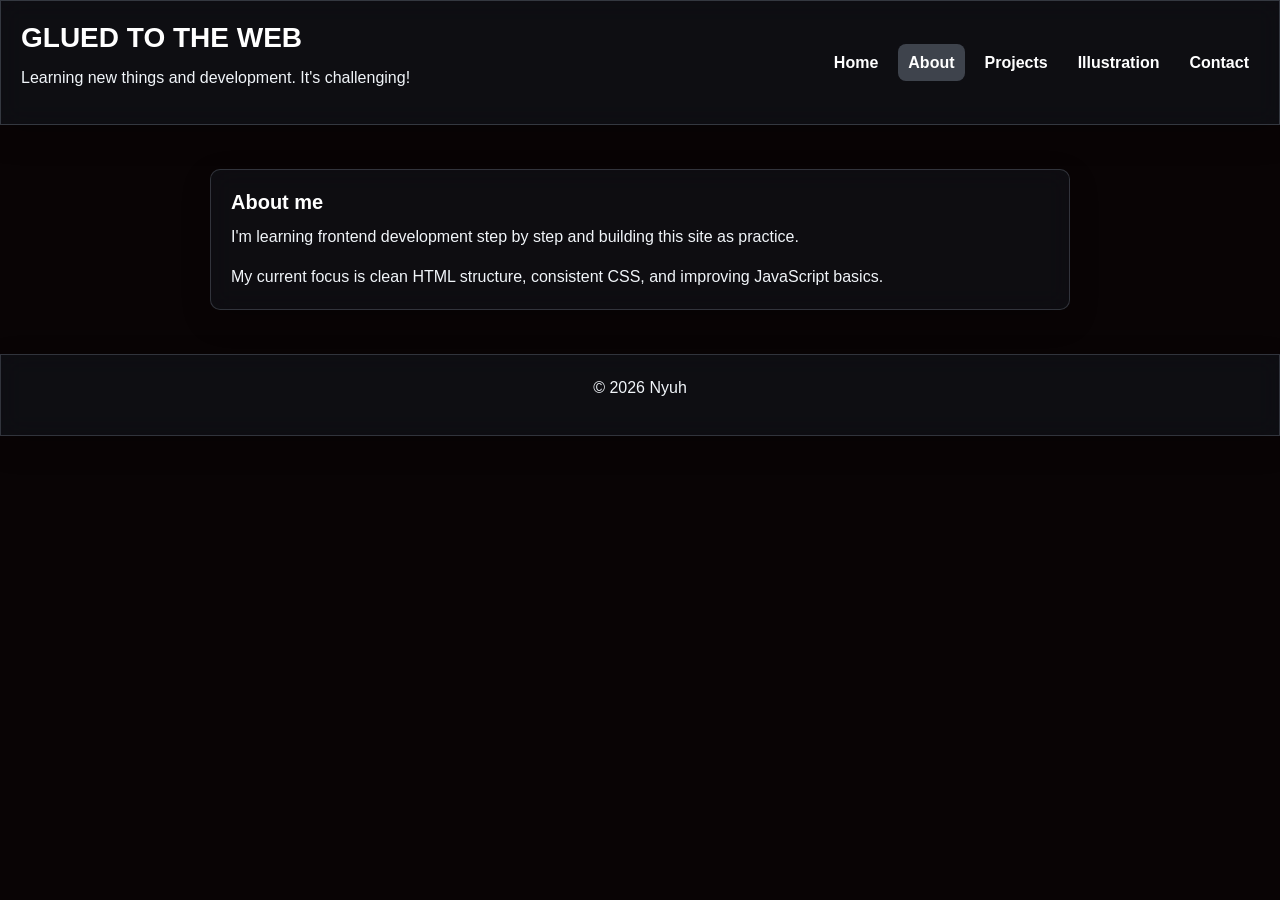
<file: about.html>
<!DOCTYPE html>
<html lang="en">
<head>
  <meta charset="UTF-8" />
  <meta name="viewport" content="width=device-width, initial-scale=1.0" />
  <title>First Website - About</title>
  <link rel="stylesheet" href="styles.css" />
</head>
<body>
  <header>
    <div>
      <h1>GLUED TO THE WEB</h1>
      <p>Learning new things and development. It's challenging!</p>
    </div>

    <button class="nav-toggle" type="button" aria-expanded="false" aria-controls="site-nav">
      Menu
    </button>

    <nav id="site-nav">
      <a href="index.html">Home</a>
      <a class="active" href="about.html">About</a>
      <a href="projects.html">Projects</a>
      <a href="illustration.html">Illustration</a>
      <a href="contact.html">Contact</a>
    </nav>
  </header>

  <main>
    <section>
      <h2>About me</h2>
      <p>
        I'm learning frontend development step by step and building this site as practice.
      </p>
      <p>
        My current focus is clean HTML structure, consistent CSS, and improving JavaScript basics.
      </p>
    </section>
  </main>

  <footer>
    <p>&copy; <span id="year"></span> Nyuh</p>
  </footer>

  <script src="script.js" defer></script>
</body>
</html>
</file>
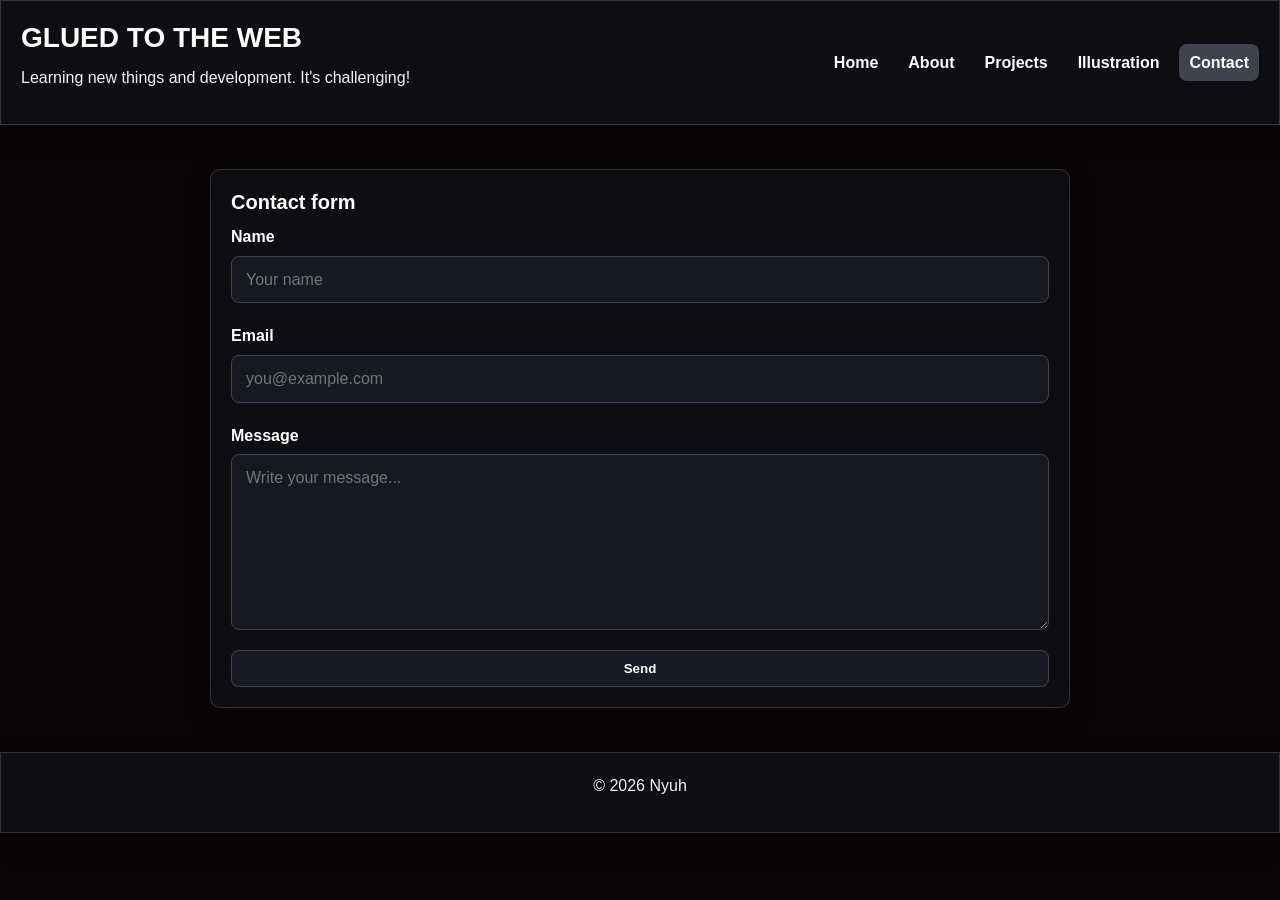
<file: contact.html>
<!DOCTYPE html>
<html lang="en">
<head>
  <meta charset="UTF-8" />
  <meta name="viewport" content="width=device-width, initial-scale=1.0" />
  <title>First Website - Contact</title>
  <link rel="stylesheet" href="styles.css" />
</head>
<body>
  <header>
    <div>
      <h1>GLUED TO THE WEB</h1>
      <p>Learning new things and development. It's challenging!</p>
    </div>

    <button class="nav-toggle" type="button" aria-expanded="false" aria-controls="site-nav">
      Menu
    </button>

    <nav id="site-nav">
      <a href="index.html">Home</a>
      <a href="about.html">About</a>
      <a href="projects.html">Projects</a>
      <a href="illustration.html">Illustration</a>
      <a class="active" href="contact.html">Contact</a>
    </nav>
  </header>

  <main>
    <section>
      <h2>Contact form</h2>

      <form class="form" action="#" method="post">
        <div class="field">
          <label for="name">Name</label>
          <input id="name" name="name" type="text" placeholder="Your name" required />
        </div>

        <div class="field">
          <label for="email">Email</label>
          <input id="email" name="email" type="email" placeholder="you@example.com" required />
        </div>

        <div class="field">
          <label for="message">Message</label>
          <textarea id="message" name="message" rows="6" placeholder="Write your message..." required></textarea>
        </div>

        <button class="btn" type="submit">Send</button>
      </form>
    </section>
  </main>

  <footer>
    <p>&copy; <span id="year"></span> Nyuh</p>
  </footer>

  <script src="script.js" defer></script>
</body>
</html>
</file>
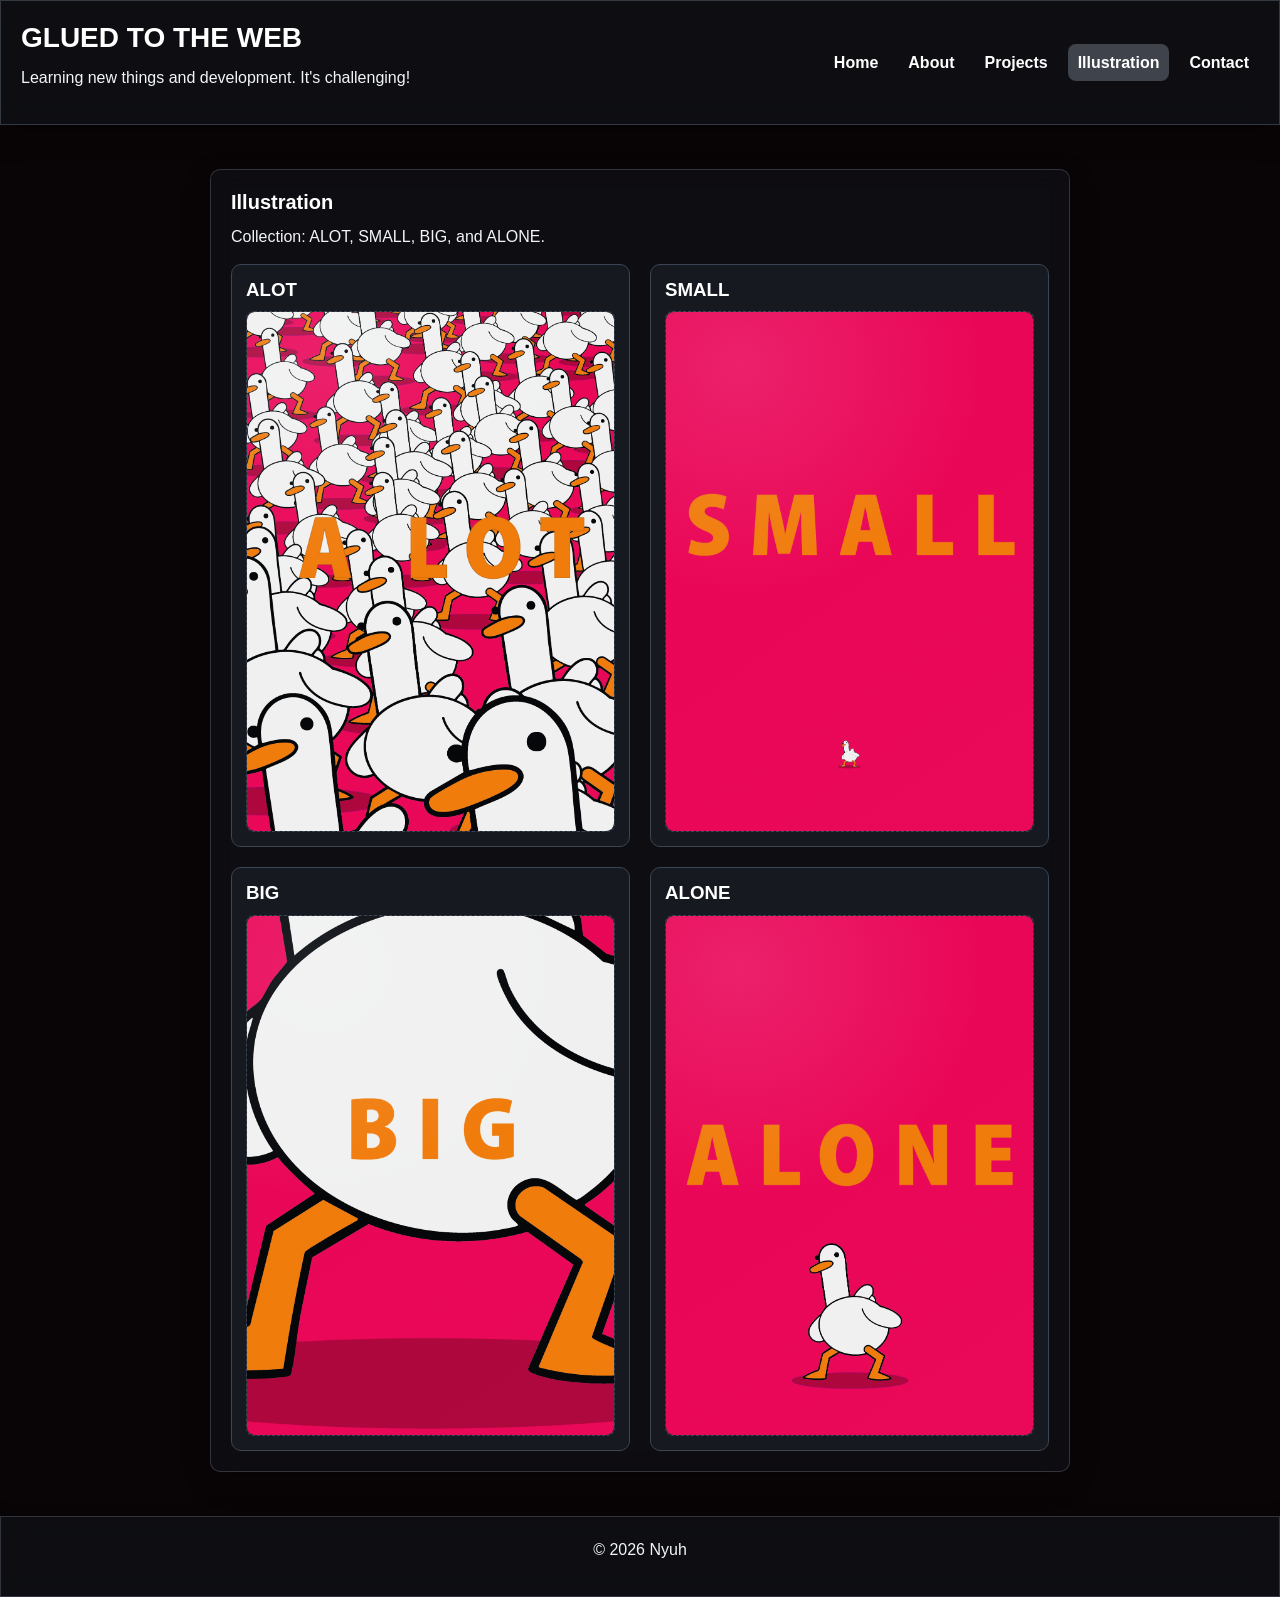
<file: illustration.html>
<!DOCTYPE html>
<html lang="en">
<head>
  <meta charset="UTF-8" />
  <meta name="viewport" content="width=device-width, initial-scale=1.0" />
  <title>First Website - Illustration</title>
  <link rel="stylesheet" href="styles.css" />
</head>
<body>
  <header>
    <div>
      <h1>GLUED TO THE WEB</h1>
      <p>Learning new things and development. It's challenging!</p>
    </div>

    <button class="nav-toggle" type="button" aria-expanded="false" aria-controls="site-nav">
      Menu
    </button>

    <nav id="site-nav">
      <a href="index.html">Home</a>
      <a href="about.html">About</a>
      <a href="projects.html">Projects</a>
      <a class="active" href="illustration.html">Illustration</a>
      <a href="contact.html">Contact</a>
    </nav>
  </header>

  <main>
    <section>
      <h2>Illustration</h2>
      <p>Collection: ALOT, SMALL, BIG, and ALONE.</p>

      <div class="illustration-grid" aria-label="Illustration gallery">
        <article class="illustration-card">
          <h3>ALOT</h3>
          <div class="image-slot">
            <img src="images/ALOT2.jpg" alt="Illustration ALOT" loading="lazy" />
          </div>
        </article>

        <article class="illustration-card">
          <h3>SMALL</h3>
          <div class="image-slot">
            <img src="images/SMALL.jpg" alt="Illustration SMALL" loading="lazy" />
          </div>
        </article>

        <article class="illustration-card">
          <h3>BIG</h3>
          <div class="image-slot">
            <img src="images/BIG3.jpg" alt="Illustration BIG" loading="lazy" />
          </div>
        </article>

        <article class="illustration-card">
          <h3>ALONE</h3>
          <div class="image-slot">
            <img src="images/ALONE%2011.jpg" alt="Illustration ALONE" loading="lazy" />
          </div>
        </article>
      </div>
    </section>
  </main>

  <footer>
    <p>&copy; <span id="year"></span> Nyuh</p>
  </footer>

  <script src="script.js" defer></script>
</body>
</html>
</file>
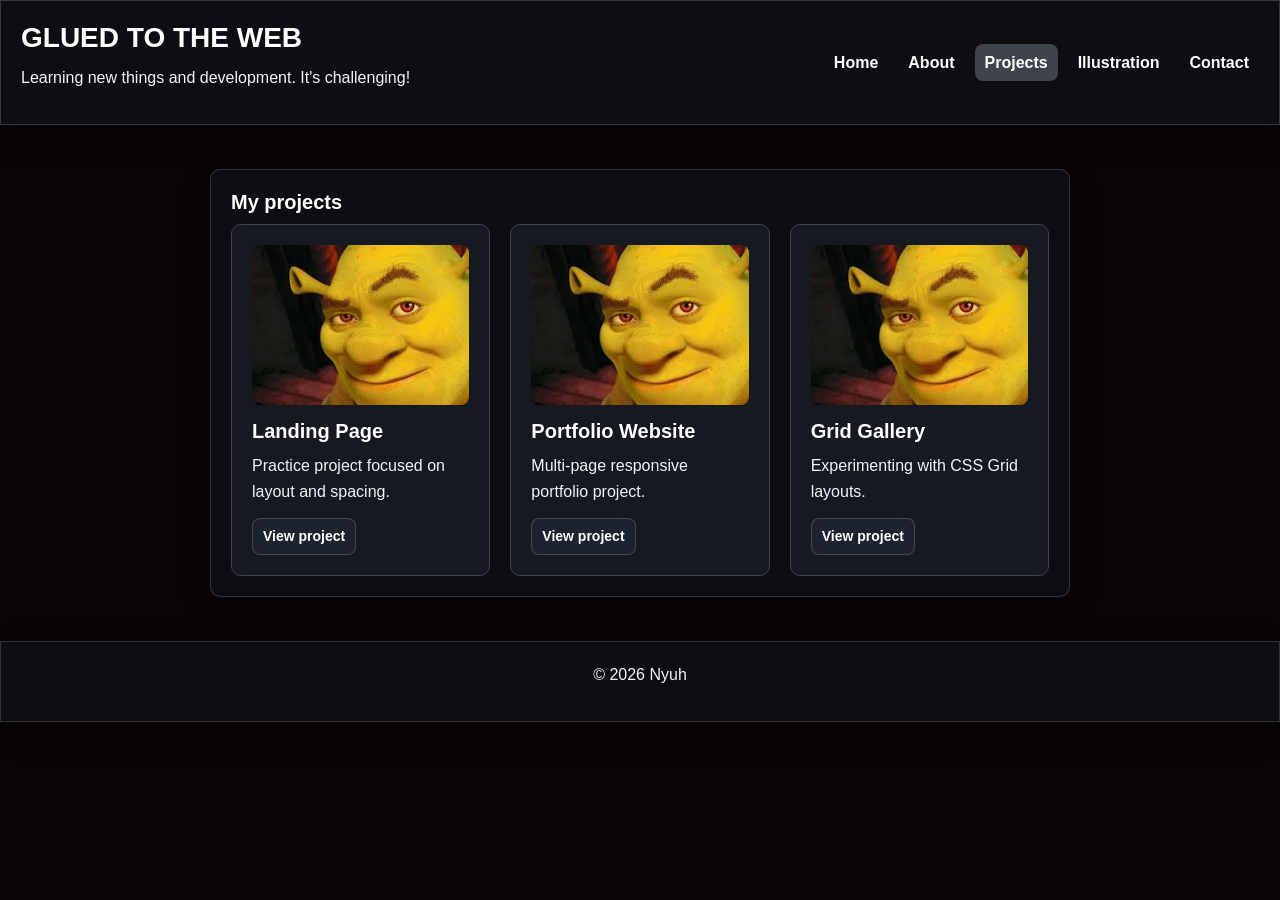
<file: projects.html>
<!DOCTYPE html>
<html lang="en">
<head>
  <meta charset="UTF-8" />
  <meta name="viewport" content="width=device-width, initial-scale=1.0" />
  <title>First Website - Projects</title>
  <link rel="stylesheet" href="styles.css" />
</head>
<body>
  <header>
    <div>
      <h1>GLUED TO THE WEB</h1>
      <p>Learning new things and development. It's challenging!</p>
    </div>

    <button class="nav-toggle" type="button" aria-expanded="false" aria-controls="site-nav">
      Menu
    </button>

    <nav id="site-nav">
      <a href="index.html">Home</a>
      <a href="about.html">About</a>
      <a class="active" href="projects.html">Projects</a>
      <a href="illustration.html">Illustration</a>
      <a href="contact.html">Contact</a>
    </nav>
  </header>

  <main>
    <section>
      <h2>My projects</h2>

      <div class="project-grid">
        <article class="project-card">
          <img src="images/testpourwebsite.jpg" alt="Project preview" />
          <h3>Landing Page</h3>
          <p>Practice project focused on layout and spacing.</p>
          <a class="btn btn-small" href="#">View project</a>
        </article>

        <article class="project-card">
          <img src="images/testpourwebsite.jpg" alt="Project preview" />
          <h3>Portfolio Website</h3>
          <p>Multi-page responsive portfolio project.</p>
          <a class="btn btn-small" href="#">View project</a>
        </article>

        <article class="project-card">
          <img src="images/testpourwebsite.jpg" alt="Project preview" />
          <h3>Grid Gallery</h3>
          <p>Experimenting with CSS Grid layouts.</p>
          <a class="btn btn-small" href="#">View project</a>
        </article>
      </div>
    </section>
  </main>

  <footer>
    <p>&copy; <span id="year"></span> Nyuh</p>
  </footer>

  <script src="script.js" defer></script>
</body>
</html>
</file>
<file: styles.css>
/* Base reset */
*,
*::before,
*::after {
  box-sizing: border-box;
}

:root {
  --bg: #0f1319;
  --text: #ffffff;
  --muted: #f1f5f9;
  --surface: #1a212b;
  --surface-2: #242d39;
  --border: #3b4553;
  --header-bg: #1a212b;
  --header-fg: #ffffff;
  --link: #c7d6eb;
  --glass-dark: rgba(36, 44, 56, 0.42);

  --radius: 10px;
  --radius-sm: 8px;

  --s-1: 6px;
  --s-2: 10px;
  --s-3: 14px;
  --s-4: 20px;
  --s-5: 30px;
  --s-6: 44px;

  --fs-1: 14px;
  --fs-2: 16px;
  --fs-3: 20px;
  --fs-4: 28px;

  --content: 900px;
}

body {
  margin: 0;
  font-family: Arial, sans-serif;
  font-size: var(--fs-2);
  line-height: 1.6;
  color: var(--text);
  background: #090405;
}

#pastel-bg {
  position: fixed;
  inset: 0;
  z-index: 0;
  display: none;
  pointer-events: none;
  overflow: hidden;
  background: #090405;
}

#pastel-bg::before,
#pastel-bg::after {
  content: "";
  position: absolute;
  inset: -25% -40%;
  background:
    radial-gradient(50% 50% at 50% 50%, rgba(44, 10, 14, 0.88) 0%, rgba(24, 7, 9, 0.8) 42%, rgba(9, 4, 5, 0) 72%),
    radial-gradient(30% 35% at 20% 55%, rgba(146, 36, 52, 0.28) 0%, rgba(146, 36, 52, 0) 70%),
    radial-gradient(30% 35% at 78% 45%, rgba(108, 22, 34, 0.32) 0%, rgba(108, 22, 34, 0) 70%),
    radial-gradient(28% 32% at 62% 74%, rgba(72, 14, 23, 0.26) 0%, rgba(72, 14, 23, 0) 70%);
  animation: pastel-wave 52s linear infinite;
}

#pastel-bg::after {
  opacity: 0.6;
  filter: blur(22px);
  animation-duration: 72s;
}

@keyframes pastel-wave {
  from {
    transform: translateX(10%);
  }
  to {
    transform: translateX(-10%);
  }
}

#normal-stars {
  position: fixed;
  inset: 0;
  z-index: 1;
  pointer-events: none;
  overflow: hidden;
}

#shooting-stars {
  position: fixed;
  inset: 0;
  z-index: 2;
  pointer-events: none;
  overflow: hidden;
}

#nebula-bg {
  position: fixed;
  inset: 0;
  z-index: 2;
  display: none;
  pointer-events: none;
  overflow: hidden;
  mix-blend-mode: screen;
  opacity: 0.42;
}

#nebula-bg::before,
#nebula-bg::after {
  content: "";
  position: absolute;
  inset: -22%;
  background:
    radial-gradient(42% 38% at 30% 48%, rgba(183, 44, 66, 0.34) 0%, rgba(183, 44, 66, 0) 74%),
    radial-gradient(40% 35% at 68% 44%, rgba(139, 26, 44, 0.3) 0%, rgba(139, 26, 44, 0) 72%),
    radial-gradient(36% 34% at 56% 70%, rgba(98, 18, 31, 0.26) 0%, rgba(98, 18, 31, 0) 70%);
  filter: blur(24px);
  animation: nebula-drift 80s ease-in-out infinite alternate;
}

#nebula-bg::after {
  opacity: 0.75;
  transform: scale(1.12);
  animation-duration: 110s;
  animation-direction: alternate-reverse;
}

@keyframes nebula-drift {
  0% {
    transform: translate3d(4%, -2%, 0) scale(1);
  }
  100% {
    transform: translate3d(-6%, 3%, 0) scale(1.08);
  }
}

.normal-star {
  --star-size: 1.2px;
  --twinkle-duration: 4s;
  --twinkle-delay: 0s;
  position: absolute;
  width: var(--star-size);
  height: var(--star-size);
  border-radius: 50%;
  background: rgba(255, 255, 255, 0.95);
  box-shadow: 0 0 6px rgba(255, 255, 255, 0.45);
  animation: star-twinkle var(--twinkle-duration) ease-in-out infinite;
  animation-delay: var(--twinkle-delay);
}

@keyframes star-twinkle {
  0%, 100% {
    transform: scale(1);
    opacity: 0.28;
  }
  50% {
    transform: scale(1.35);
    opacity: 1;
  }
}

.shooting-star {
  --star-x: 0px;
  --star-y: 0px;
  --star-rotate: -0.42rad;
  position: absolute;
  display: block;
  height: 2px;
  border-radius: 999px;
  background:
    linear-gradient(90deg, rgba(255, 255, 255, 0.08), rgba(255, 255, 255, 0.95));
  box-shadow: 0 0 8px rgba(255, 255, 255, 0.35);
  transform: translate3d(var(--star-x), var(--star-y), 0) rotate(var(--star-rotate));
  transform-origin: left center;
}

#helmet-bg {
  position: fixed;
  inset: 0;
  z-index: 4;
  pointer-events: auto;
  overflow: hidden;
}

#helmet-bg canvas {
  display: block;
  width: 100%;
  height: 100%;
}

h1,
h2,
h3 {
  margin: 0 0 var(--s-2);
  line-height: 1.2;
}

h1 {
  font-size: var(--fs-4);
}

h2 {
  font-size: var(--fs-3);
}

p {
  margin: 0 0 var(--s-3);
  color: var(--muted);
}

a {
  color: inherit;
}

img {
  display: block;
  max-width: 100%;
  height: auto;
  border-radius: var(--radius-sm);
}

/* Header + nav */
header {
  position: relative;
  z-index: 5;
  display: flex;
  justify-content: space-between;
  align-items: center;
  gap: var(--s-4);
  padding: var(--s-4);
  color: var(--header-fg);
  background: rgba(19, 24, 32, 0.5);
  border: 1px solid rgba(177, 191, 211, 0.24);
  box-shadow: 0 10px 30px rgba(0, 0, 0, 0.2);
  backdrop-filter: blur(12px) saturate(135%);
  -webkit-backdrop-filter: blur(12px) saturate(135%);
}

header > div {
  max-width: 640px;
}

#site-nav {
  display: flex;
  flex-wrap: wrap;
  gap: var(--s-2);
}

#site-nav a {
  display: inline-block;
  padding: var(--s-1) var(--s-2);
  border-radius: var(--radius-sm);
  font-weight: 700;
  text-decoration: none;
  color: var(--header-fg);
}

#site-nav a:hover,
#site-nav a:focus-visible {
  background: rgba(177, 191, 211, 0.2);
  outline: none;
}

#site-nav a.active {
  background: rgba(177, 191, 211, 0.3);
}

.nav-toggle {
  display: none;
  padding: var(--s-1) var(--s-2);
  border: 1px solid rgba(177, 191, 211, 0.38);
  border-radius: var(--radius-sm);
  background: transparent;
  color: var(--header-fg);
  font: inherit;
  font-weight: 700;
  cursor: pointer;
}

.nav-toggle:hover,
.nav-toggle:focus-visible {
  background: rgba(177, 191, 211, 0.2);
  outline: none;
}

/* Layout */
main {
  position: relative;
  z-index: 5;
  max-width: var(--content);
  margin: var(--s-6) auto;
  padding: 0 var(--s-4);
}

section {
  margin-bottom: var(--s-5);
  padding: var(--s-4);
  border: 1px solid rgba(177, 191, 211, 0.22);
  border-radius: var(--radius);
  background: rgba(19, 24, 32, 0.48);
  box-shadow: 0 10px 30px rgba(0, 0, 0, 0.18);
  backdrop-filter: blur(12px) saturate(130%);
  -webkit-backdrop-filter: blur(12px) saturate(130%);
}

section p:last-child {
  margin-bottom: 0;
}

footer {
  position: relative;
  z-index: 5;
  padding: var(--s-4);
  border: 1px solid rgba(177, 191, 211, 0.22);
  text-align: center;
  color: var(--muted);
  background: rgba(19, 24, 32, 0.5);
  box-shadow: 0 10px 30px rgba(0, 0, 0, 0.18);
  backdrop-filter: blur(12px) saturate(130%);
  -webkit-backdrop-filter: blur(12px) saturate(130%);
}

/* Buttons */
.btn {
  display: inline-block;
  padding: var(--s-2) var(--s-3);
  border-radius: var(--radius-sm);
  border: 1px solid rgba(177, 191, 211, 0.26);
  background: var(--glass-dark);
  color: var(--header-fg);
  text-decoration: none;
  font-weight: 700;
  backdrop-filter: blur(8px) saturate(120%);
  -webkit-backdrop-filter: blur(8px) saturate(120%);
}

.btn:hover,
.btn:focus-visible {
  filter: brightness(1.08);
  outline: none;
}

.btn-secondary {
  border: 1px solid rgba(177, 191, 211, 0.35);
  background: var(--glass-dark);
  color: var(--header-fg);
}

.btn-small {
  padding: var(--s-1) var(--s-2);
  font-size: var(--fs-1);
}

.section-side-action {
  margin-top: var(--s-3);
  margin-left: auto;
  display: inline-flex;
  align-items: center;
  justify-content: center;
  width: 260px;
  white-space: nowrap;
  text-transform: uppercase;
  font-size: 40px;
  font-family: "Arial Rounded MT Bold", "Nunito", "Avenir Next Rounded", "Trebuchet MS", sans-serif;
  font-weight: 800;
  letter-spacing: 0.05em;
  line-height: 1;
  padding: var(--s-1) calc(var(--s-3) * 4);
  transform: rotate(90deg) scaleX(1.3);
  transform-origin: center;
  background: transparent;
  border-color: transparent;
  transition: transform 180ms ease, color 180ms ease, text-shadow 180ms ease;
}

.section-side-action:hover,
.section-side-action:focus-visible {
  background: transparent;
  color: #d1202c;
  text-shadow: 0 0 8px rgba(255, 77, 90, 0.75), 0 0 16px rgba(255, 77, 90, 0.45);
  filter: none;
  outline: none;
  transform: rotate(90deg) scaleX(1.3) scale(1.06);
}

/* Home page */
.hero {
  display: flex;
  align-items: center;
  gap: var(--s-5);
}

.hero img {
  width: min(360px, 40vw);
  filter: grayscale(0.08) contrast(1.08) saturate(1.05) brightness(0.95);
  box-shadow: 0 0 26px rgba(177, 191, 211, 0.2);
}

.kicker {
  margin: 0 0 var(--s-2);
  font-size: var(--fs-1);
  text-transform: uppercase;
  letter-spacing: 0.08em;
}

.hero-actions {
  display: flex;
  flex-wrap: wrap;
  gap: var(--s-3);
  margin-top: var(--s-3);
}

.pill-row {
  display: flex;
  flex-wrap: wrap;
  gap: var(--s-2);
}

.pill {
  padding: var(--s-1) var(--s-2);
  border: 1px solid var(--border);
  border-radius: 999px;
  font-size: var(--fs-1);
  font-weight: 700;
  background: var(--glass-dark);
}

.section-gallery {
  display: grid;
  grid-template-columns: repeat(2, minmax(0, 1fr));
  gap: var(--s-3);
  margin-top: var(--s-3);
}

#f1-car-float {
  position: fixed;
  width: 1080px;
  height: 540px;
  z-index: 4;
  pointer-events: none;
  border: none;
  border-radius: 0;
  background: transparent;
  backdrop-filter: none;
  -webkit-backdrop-filter: none;
  overflow: hidden;
  opacity: 0;
  transition: opacity 160ms ease;
}

#f1-car-float canvas {
  display: block;
  width: 100%;
  height: 100%;
}

.image-slot {
  display: grid;
  place-items: center;
  min-height: 180px;
  border: 1px dashed var(--border);
  border-radius: var(--radius-sm);
  color: var(--muted);
  background: var(--glass-dark);
  position: relative;
  overflow: hidden;
}

.image-slot::after {
  content: "";
  position: absolute;
  inset: 0;
  pointer-events: none;
  background:
    radial-gradient(120% 80% at 20% 10%, rgba(186, 201, 224, 0.14) 0%, rgba(186, 201, 224, 0) 55%),
    linear-gradient(145deg, rgba(19, 24, 32, 0.22), rgba(19, 24, 32, 0.34));
  mix-blend-mode: screen;
}

.image-slot img {
  width: 100%;
  height: 100%;
  min-height: 180px;
  object-fit: cover;
  border-radius: inherit;
  filter: grayscale(0.1) contrast(1.08) saturate(1.02) brightness(0.94);
}


/* Cards and grid */
.card-row {
  display: flex;
  gap: var(--s-4);
}

.card,
.project-card {
  background: var(--glass-dark);
  border: 1px solid var(--border);
  border-radius: var(--radius);
  transition: transform 150ms ease, box-shadow 150ms ease;
}

.card {
  flex: 1;
  padding: var(--s-3);
  text-align: center;
}

.card img {
  width: 100%;
  height: 120px;
  object-fit: cover;
}

.project-grid {
  display: grid;
  grid-template-columns: repeat(3, 1fr);
  gap: var(--s-4);
}

.project-card {
  padding: var(--s-4);
}

.illustration-grid {
  display: grid;
  grid-template-columns: repeat(2, minmax(0, 1fr));
  gap: var(--s-4);
  margin-top: var(--s-3);
}

.illustration-card {
  padding: var(--s-3);
  border: 1px solid var(--border);
  border-radius: var(--radius);
  background: var(--glass-dark);
}

.illustration-card h3 {
  margin-bottom: var(--s-2);
}

.illustration-card .image-slot {
  min-height: 240px;
}

.project-card img {
  width: 100%;
  height: 160px;
  margin-bottom: var(--s-3);
  object-fit: cover;
}

.project-card h3 {
  margin-bottom: var(--s-2);
  font-size: var(--fs-3);
}

.project-card p {
  margin-bottom: var(--s-3);
}

.card:hover,
.project-card:hover {
  transform: translateY(-2px);
  box-shadow: 0 6px 18px rgba(0, 0, 0, 0.1);
}

/* Lists + links in content */
section ul {
  margin: 0;
  padding-left: 18px;
}

section li {
  margin-bottom: var(--s-1);
}

main a:not(.btn):not(#site-nav a) {
  color: var(--link);
  text-underline-offset: 2px;
}

main a:not(.btn):not(#site-nav a):hover {
  text-decoration-thickness: 2px;
}

/* Form */
.form {
  display: grid;
  gap: var(--s-4);
}

.field {
  display: grid;
  gap: var(--s-1);
}

label {
  font-weight: 700;
}

input,
textarea {
  width: 100%;
  padding: var(--s-2) var(--s-3);
  border: 1px solid var(--border);
  border-radius: var(--radius-sm);
  font: inherit;
  background: var(--glass-dark);
}

input:focus,
textarea:focus {
  border-color: #999999;
  outline: none;
}

/* Responsive */
@media (max-width: 1000px) {
  .project-grid {
    grid-template-columns: repeat(2, 1fr);
  }
}

@media (min-width: 1100px) {
  .home-3d #helmet-bg {
    top: 30px;
    right: 0;
    bottom: 30px;
    left: auto;
    width: min(62vw, 1000px);
  }

  .home-3d main {
    max-width: min(560px, 44vw);
    margin: var(--s-6) auto var(--s-6) 24px;
    padding-right: 0;
  }

  .home-3d section {
    position: relative;
  }

  .home-3d .section-side-action {
    position: absolute;
    top: 50%;
    right: calc(-0.87 * min(62vw, 1000px) - 24px);
    margin: 0;
    transform: translateY(-50%) rotate(90deg) scaleX(1.3);
  }

  .home-3d .section-side-action:hover,
  .home-3d .section-side-action:focus-visible {
    transform: translateY(-50%) rotate(90deg) scaleX(1.3) scale(1.06);
  }
}

@media (max-width: 700px) {
  header {
    align-items: flex-start;
    flex-direction: column;
  }

  .nav-toggle {
    display: inline-block;
  }

  #site-nav {
    display: none;
    width: 100%;
    margin-top: var(--s-2);
    flex-direction: column;
  }

  #site-nav.is-open {
    display: flex;
  }

  .hero {
    align-items: flex-start;
    flex-direction: column;
  }

  .hero img {
    width: 100%;
  }

  .section-gallery {
    grid-template-columns: 1fr;
  }

  .project-grid {
    grid-template-columns: 1fr;
  }

  .illustration-grid {
    grid-template-columns: 1fr;
  }

  .card-row {
    flex-direction: column;
  }
}
</file>
